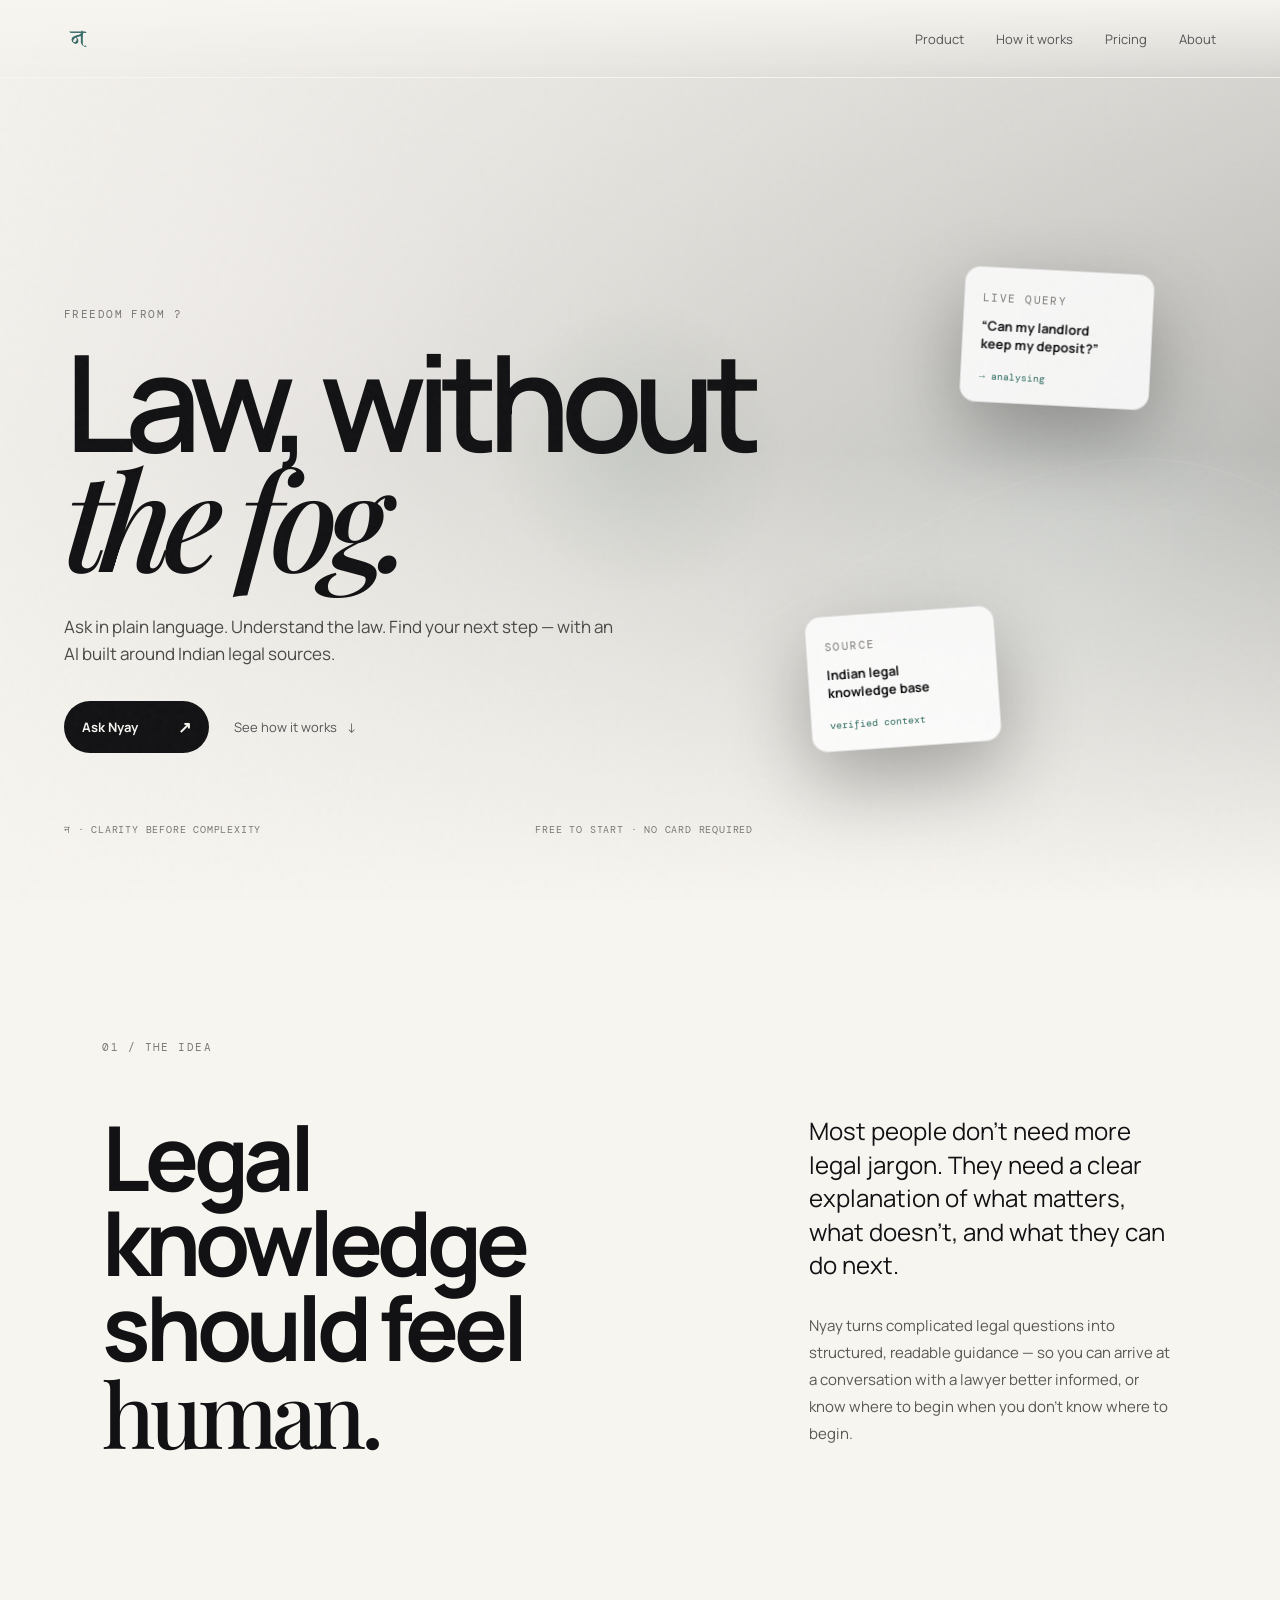
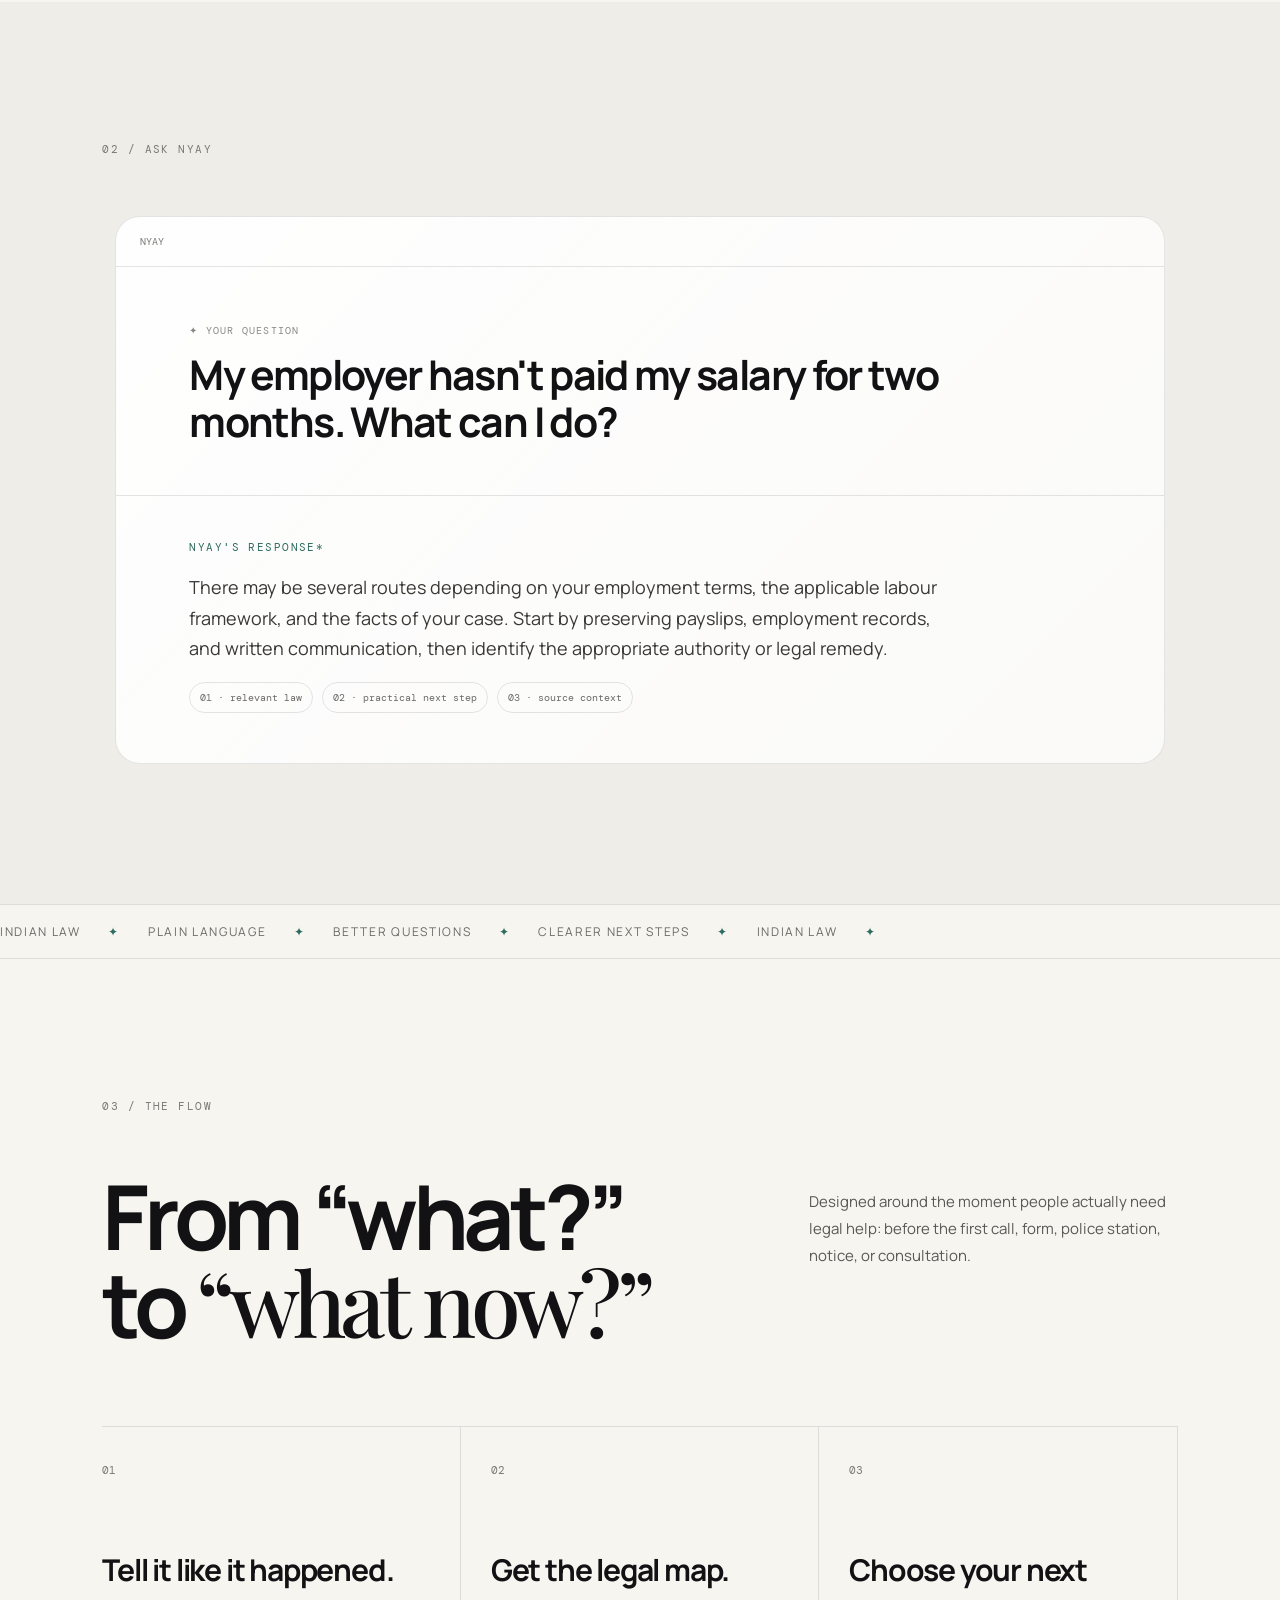
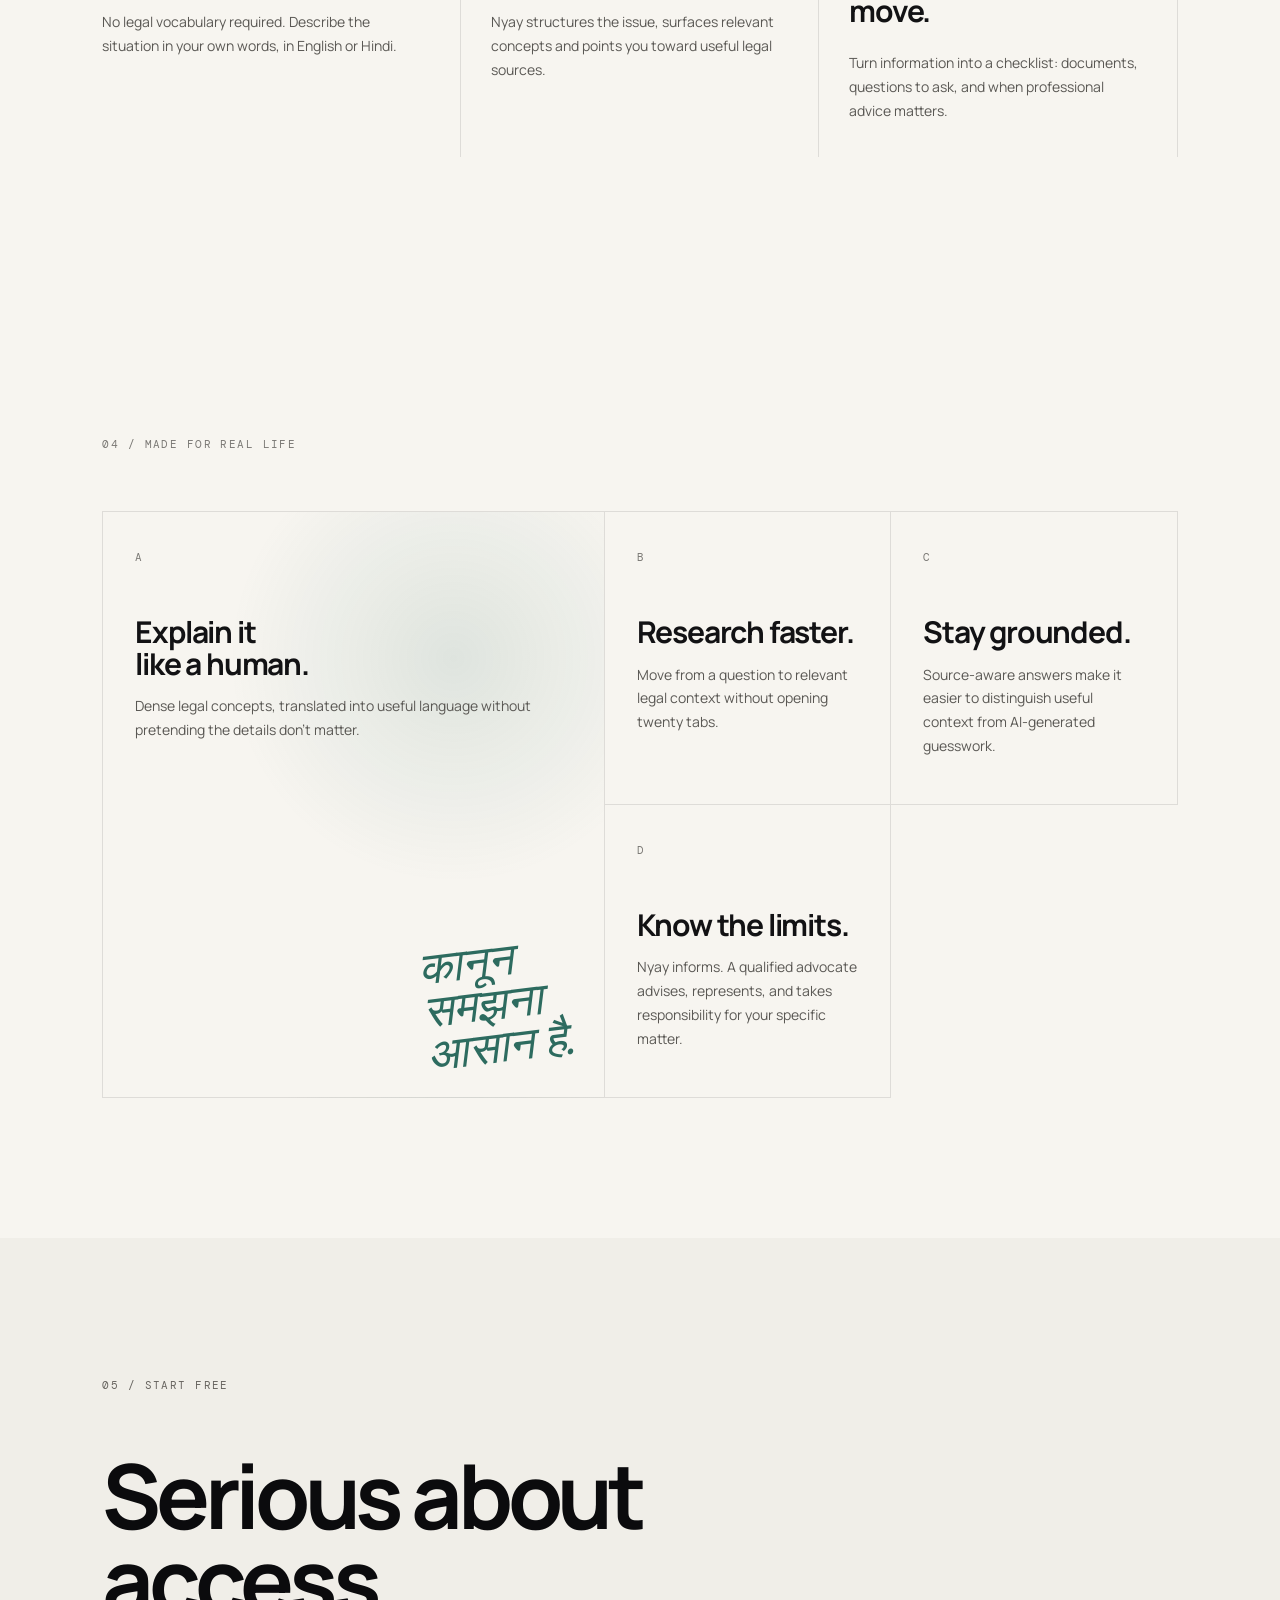
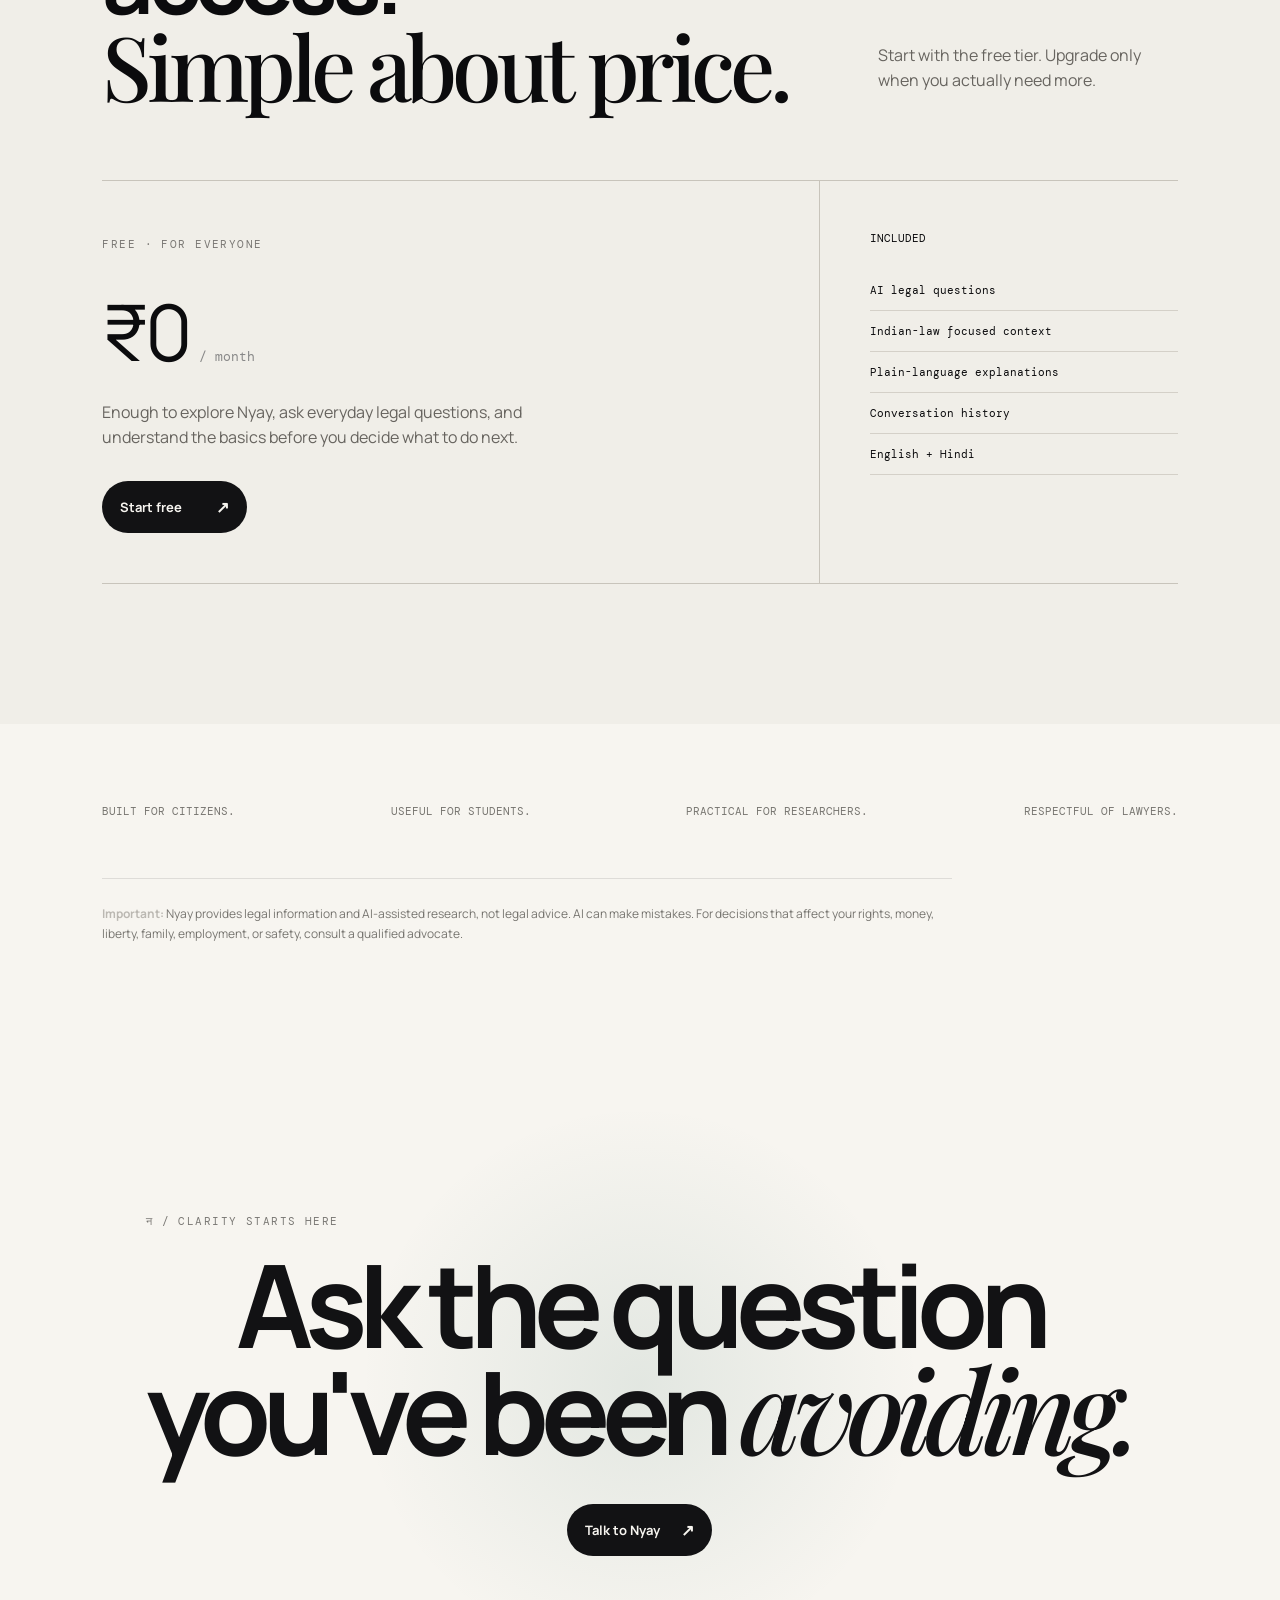
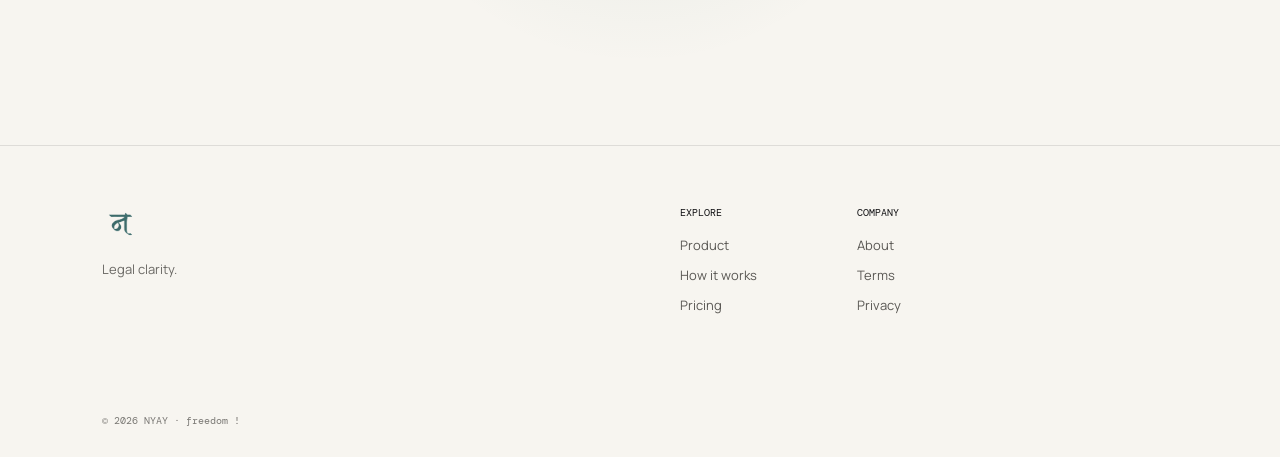
<file: index.html>
<!doctype html>
<html lang="en">
<head>
<meta charset="utf-8"><meta name="viewport" content="width=device-width,initial-scale=1">
 <meta name="google-adsense-account" content="ca-pub-1729591448619761">
<meta name="theme-color" content="#f7f5f0"><meta name="description" content="Nyay — an AI legal research and guidance companion for India.">
<title>NYAY AI</title>
<link rel="preconnect" href="https://fonts.googleapis.com"><link rel="preconnect" href="https://fonts.gstatic.com" crossorigin>
<link href="https://fonts.googleapis.com/css2?family=DM+Mono:wght@400;500&family=Manrope:wght@400;500;600;700;800&family=Playfair+Display:ital,wght@0,500;0,600;1,500&display=swap" rel="stylesheet">
<link rel="icon" type="image/png" sizes="32x32" href="assets/favicon-32.png">
<link rel="icon" type="image/png" sizes="16x16" href="assets/favicon-16.png">
<link rel="apple-touch-icon" sizes="180x180" href="assets/apple-touch-icon.png">
<link rel="icon" type="image/png" sizes="192x192" href="assets/icon-192.png">
<link rel="stylesheet" href="styles.css">
</head>
<body>
<div class="cursor-glow"></div>
<div class="noise"></div>
<header class="nav"><a class="brand" href="index.html"><span class="brand-mark"><img src="assets/logo.png" alt="न" class="brand-logo" width="32" height="32"></span><span></span></a><nav><a href="#product">Product</a><a href="#how">How it works</a><a href="#pricing">Pricing</a><a href="about.html">About</a></nav><button class="menu" aria-label="Menu">☰</button></header>
<main>
<section class="hero" id="start">
 <video class="hero-video" autoplay muted loop playsinline poster="assets/bg.svg"><source src="assets/nyay-bg.mp4" type="video/mp4"></video><div class="hero-vignette"></div>
 <div class="hero-inner">
  <div class="eyebrow"></span>freedom from ?</div>
  <h1>Law, without<br><em>the fog.</em></h1>
  <p class="hero-copy">Ask in plain language. Understand the law. Find your next step — with an AI built around Indian legal sources.</p>
  <div class="hero-actions"><a class="button button-light magnetic" href="#demo">Ask Nyay <span>↗</span></a><a class="text-link" href="#product">See how it works <span>↓</span></a></div>
  <div class="hero-foot"><span>न · clarity before complexity</span><span>Free to start · no card required</span></div>
 </div>
 <div class="orbit-card float-a"><span class="mini-label">LIVE QUERY</span><strong>“Can my landlord<br>keep my deposit?”</strong><i>→ analysing</i></div>
 <div class="orbit-card float-b"><span class="mini-label">SOURCE</span><strong>Indian legal<br>knowledge base</strong><i>verified context</i></div>
</section>

<section class="manifesto section" id="product"><div class="section-kicker">01 / THE IDEA</div><div class="manifesto-grid"><h2>Legal knowledge<br>should feel <span>human.</span></h2><div><p class="lead">Most people don't need more legal jargon. They need a clear explanation of what matters, what doesn't, and what they can do next.</p><p>Nyay turns complicated legal questions into structured, readable guidance — so you can arrive at a conversation with a lawyer better informed, or know where to begin when you don't know where to begin.</p></div></div></section>

<section class="demo section" id="demo"><div class="section-kicker">02 / ASK NYAY</div><div class="demo-shell"><div class="demo-top"><span>nyay</span></div><div class="query"><div><small> ✦ YOUR QUESTION</small><h3 id="queryText">My employer hasn't paid my salary for two months. What can I do?</h3></div></div><div class="answer"><div class="answer-tag">NYAY'S response*</div><p id="answerText">There may be several routes depending on your employment terms, the applicable labour framework, and the facts of your case. Start by preserving payslips, employment records, and written communication, then identify the appropriate authority or legal remedy.</p><div class="sources"><span>01 · relevant law</span><span>02 · practical next step</span><span>03 · source context</span></div></div></div></section>

<section class="marquee"><div>INDIAN LAW <span>✦</span> PLAIN LANGUAGE <span>✦</span> BETTER QUESTIONS <span>✦</span> CLEARER NEXT STEPS <span>✦</span> INDIAN LAW <span>✦</span></div></section>

<section class="how section" id="how"><div class="section-kicker">03 / THE FLOW</div><div class="how-head"><h2>From “what?”<br>to <span>“what now?”</span></h2><p>Designed around the moment people actually need legal help: before the first call, form, police station, notice, or consultation.</p></div><div class="steps"><article><span>01</span><h3>Tell it like it happened.</h3><p>No legal vocabulary required. Describe the situation in your own words, in English or Hindi.</p></article><article><span>02</span><h3>Get the legal map.</h3><p>Nyay structures the issue, surfaces relevant concepts and points you toward useful legal sources.</p></article><article><span>03</span><h3>Choose your next move.</h3><p>Turn information into a checklist: documents, questions to ask, and when professional advice matters.</p></article></div></section>

<section class="features section"><div class="section-kicker">04 / MADE FOR REAL LIFE</div><div class="feature-grid"><article class="feature feature-large"><div><span class="feature-no">A</span><h3>Explain it<br>like a human.</h3><p>Dense legal concepts, translated into useful language without pretending the details don't matter.</p></div><div class="scribble">कानून<br>समझना<br>आसान है.</div></article><article class="feature"><span class="feature-no">B</span><h3>Research faster.</h3><p>Move from a question to relevant legal context without opening twenty tabs.</p></article><article class="feature"><span class="feature-no">C</span><h3>Stay grounded.</h3><p>Source-aware answers make it easier to distinguish useful context from AI-generated guesswork.</p></article><article class="feature"><span class="feature-no">D</span><h3>Know the limits.</h3><p>Nyay informs. A qualified advocate advises, represents, and takes responsibility for your specific matter.</p></article></div></section>

<section class="pricing section" id="pricing"><div class="section-kicker">05 / START FREE</div><div class="pricing-head"><h2>Serious about access.<br><span>Simple about price.</span></h2><p>Start with the free tier. Upgrade only when you actually need more.</p></div><div class="price-card"><div class="price-main"><span class="plan">FREE · FOR EVERYONE</span><div class="price">₹0 <small>/ month</small></div><p>Enough to explore Nyay, ask everyday legal questions, and understand the basics before you decide what to do next.</p><a class="button button-light magnetic" href="#demo">Start free <span>↗</span></a></div><div class="included"><div>INCLUDED</div><ul><li>AI legal questions</li><li>Indian-law focused context</li><li>Plain-language explanations</li><li>Conversation history</li><li>English + Hindi</li></ul></div></div></section>

<section class="trust section"><div class="trust-line"><span>Built for citizens.</span><span>Useful for students.</span><span>Practical for researchers.</span><span>Respectful of lawyers.</span></div><div class="disclaimer"><strong>Important:</strong> Nyay provides legal information and AI-assisted research, not legal advice. AI can make mistakes. For decisions that affect your rights, money, liberty, family, employment, or safety, consult a qualified advocate.</div></section>

<section class="final section"><div class="final-inner"><span class="eyebrow">न / clarity starts here</span><h2>Ask the question<br>you've been <em>avoiding.</em></h2><a class="button button-light magnetic" href="#demo">Talk to Nyay <span>↗</span></a></div></section>
</main>
<footer><div class="footer-brand"><span class="brand-mark"><img src="assets/logo.png" alt="न" class="brand-logo" width="32" height="32"></span><p>Legal clarity.</p></div><div class="footer-links"><div><b>Explore</b><a href="#product">Product</a><a href="#how">How it works</a><a href="#pricing">Pricing</a></div><div><b>Company</b><a href="about.html">About</a><a href="terms.html">Terms</a><a href="privacy.html">Privacy</a></div></div><div class="copyright">© 2026 NYAY · freedom ! </div></footer>
<script src="app.js"></script>
</body></html>
</file>
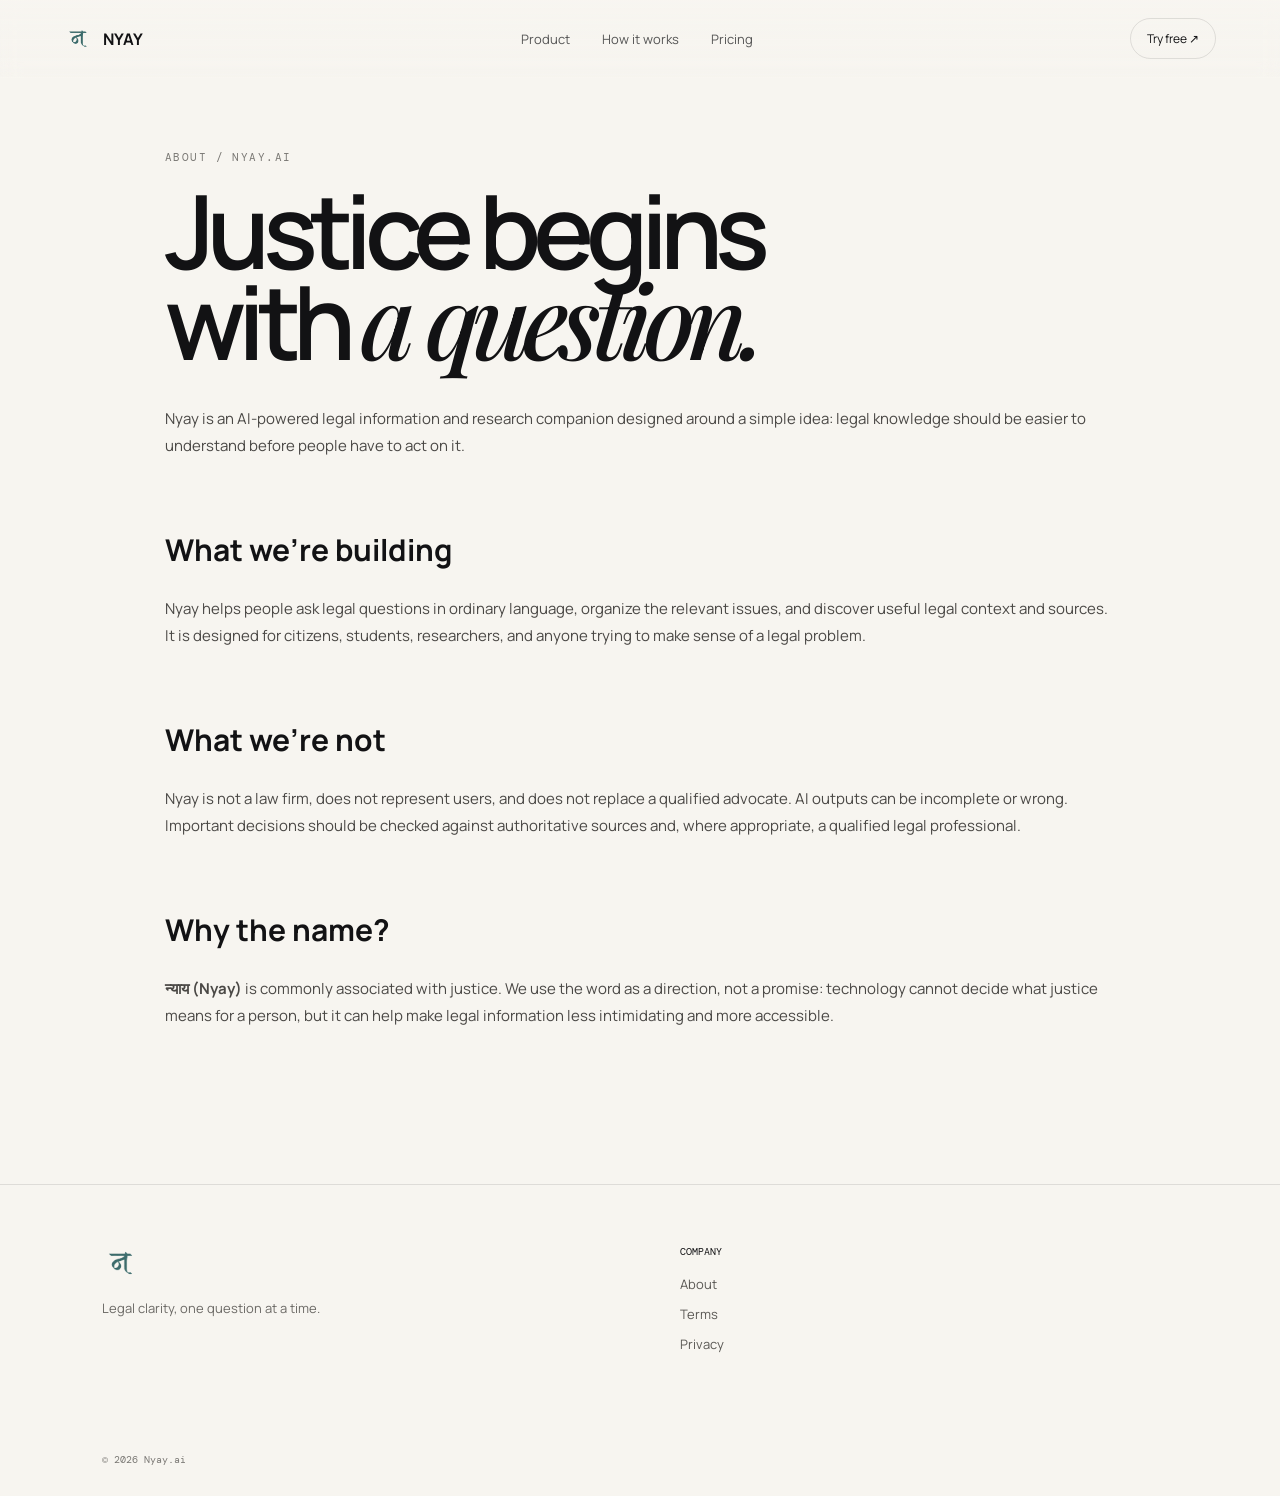
<file: about.html>
<!doctype html><html lang="en"><head><meta charset="utf-8"><meta name="viewport" content="width=device-width,initial-scale=1"><title>About — Nyay</title><link rel="icon" type="image/png" sizes="32x32" href="assets/favicon-32.png">
<link rel="icon" type="image/png" sizes="16x16" href="assets/favicon-16.png">
<link rel="apple-touch-icon" sizes="180x180" href="assets/apple-touch-icon.png">
<link rel="icon" type="image/png" sizes="192x192" href="assets/icon-192.png">
<link rel="preconnect" href="https://fonts.googleapis.com"><link rel="preconnect" href="https://fonts.gstatic.com" crossorigin>
<link href="https://fonts.googleapis.com/css2?family=DM+Mono:wght@400;500&family=Manrope:wght@400;500;600;700;800&family=Playfair+Display:ital,wght@0,500;0,600;1,500&display=swap" rel="stylesheet">
<link rel="stylesheet" href="styles.css"></head><body><header class="nav"><a class="brand" href="index.html"><span class="brand-mark"><img src="assets/logo.png" alt="न" class="brand-logo" width="32" height="32"></span><span>NYAY</span></a><nav><a href="index.html#product">Product</a><a href="index.html#how">How it works</a><a href="index.html#pricing">Pricing</a></nav><a class="nav-cta" href="index.html#demo">Try free ↗</a></header><main class="page section"><div class="page-inner"><div class="eyebrow">ABOUT / NYAY.AI</div><h1>Justice begins<br>with <em>a question.</em></h1><p class="lead">Nyay is an AI-powered legal information and research companion designed around a simple idea: legal knowledge should be easier to understand before people have to act on it.</p><h2>What we're building</h2><p>Nyay helps people ask legal questions in ordinary language, organize the relevant issues, and discover useful legal context and sources. It is designed for citizens, students, researchers, and anyone trying to make sense of a legal problem.</p><h2>What we're not</h2><p>Nyay is not a law firm, does not represent users, and does not replace a qualified advocate. AI outputs can be incomplete or wrong. Important decisions should be checked against authoritative sources and, where appropriate, a qualified legal professional.</p><h2>Why the name?</h2><p><strong>न्याय (Nyay)</strong> is commonly associated with justice. We use the word as a direction, not a promise: technology cannot decide what justice means for a person, but it can help make legal information less intimidating and more accessible.</p></div></main><footer><div class="footer-brand"><span class="brand-mark"><img src="assets/logo.png" alt="न" class="brand-logo" width="32" height="32"></span><p>Legal clarity, one question at a time.</p></div><div class="footer-links"><div><b>Company</b><a href="about.html">About</a><a href="terms.html">Terms</a><a href="privacy.html">Privacy</a></div></div><div class="copyright">© 2026 Nyay.ai</div></footer></body></html>
</file>
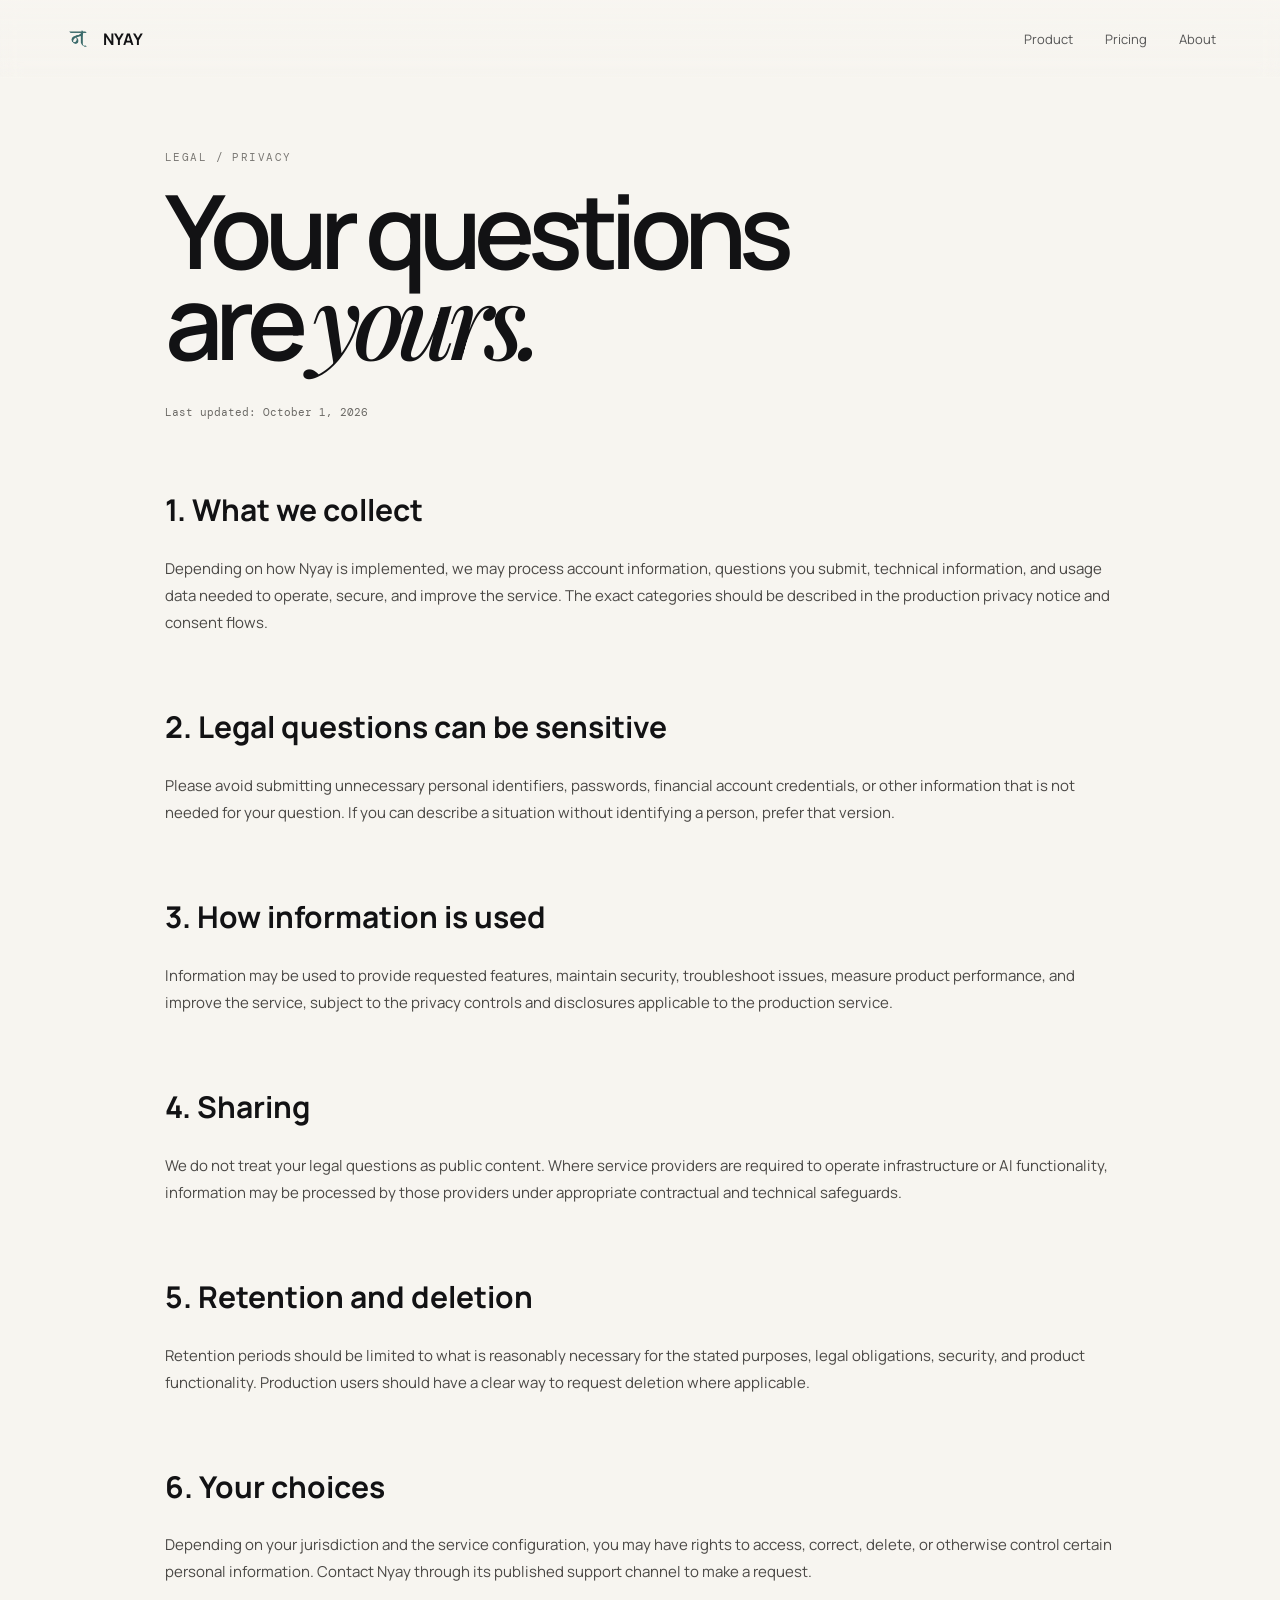
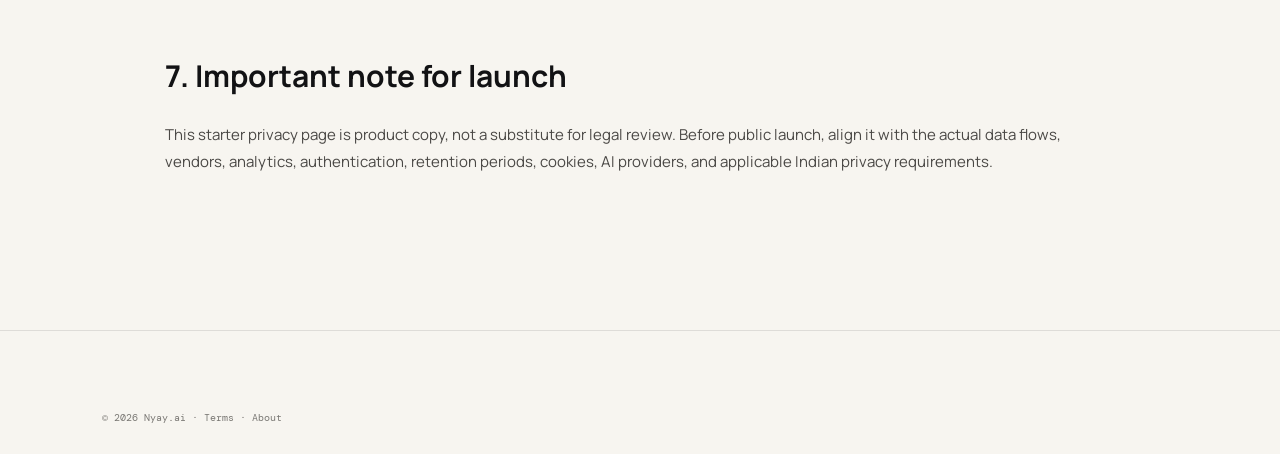
<file: privacy.html>
<!doctype html><html lang="en"><head><meta charset="utf-8"><meta name="viewport" content="width=device-width,initial-scale=1"><title>Privacy — Nyay</title><link rel="icon" type="image/png" sizes="32x32" href="assets/favicon-32.png">
<link rel="icon" type="image/png" sizes="16x16" href="assets/favicon-16.png">
<link rel="apple-touch-icon" sizes="180x180" href="assets/apple-touch-icon.png">
<link rel="icon" type="image/png" sizes="192x192" href="assets/icon-192.png">
<link rel="preconnect" href="https://fonts.googleapis.com"><link rel="preconnect" href="https://fonts.gstatic.com" crossorigin>
<link href="https://fonts.googleapis.com/css2?family=DM+Mono:wght@400;500&family=Manrope:wght@400;500;600;700;800&family=Playfair+Display:ital,wght@0,500;0,600;1,500&display=swap" rel="stylesheet">
<link rel="stylesheet" href="styles.css"></head><body><header class="nav"><a class="brand" href="index.html"><span class="brand-mark"><img src="assets/logo.png" alt="न" class="brand-logo" width="32" height="32"></span><span>NYAY</span></a><nav><a href="index.html#product">Product</a><a href="index.html#pricing">Pricing</a><a href="about.html">About</a></nav></header><main class="page section"><div class="page-inner"><div class="eyebrow">LEGAL / PRIVACY</div><h1>Your questions<br>are <em>yours.</em></h1><div class="meta">Last updated: October 1, 2026</div><h2>1. What we collect</h2><p>Depending on how Nyay is implemented, we may process account information, questions you submit, technical information, and usage data needed to operate, secure, and improve the service. The exact categories should be described in the production privacy notice and consent flows.</p><h2>2. Legal questions can be sensitive</h2><p>Please avoid submitting unnecessary personal identifiers, passwords, financial account credentials, or other information that is not needed for your question. If you can describe a situation without identifying a person, prefer that version.</p><h2>3. How information is used</h2><p>Information may be used to provide requested features, maintain security, troubleshoot issues, measure product performance, and improve the service, subject to the privacy controls and disclosures applicable to the production service.</p><h2>4. Sharing</h2><p>We do not treat your legal questions as public content. Where service providers are required to operate infrastructure or AI functionality, information may be processed by those providers under appropriate contractual and technical safeguards.</p><h2>5. Retention and deletion</h2><p>Retention periods should be limited to what is reasonably necessary for the stated purposes, legal obligations, security, and product functionality. Production users should have a clear way to request deletion where applicable.</p><h2>6. Your choices</h2><p>Depending on your jurisdiction and the service configuration, you may have rights to access, correct, delete, or otherwise control certain personal information. Contact Nyay through its published support channel to make a request.</p><h2>7. Important note for launch</h2><p>This starter privacy page is product copy, not a substitute for legal review. Before public launch, align it with the actual data flows, vendors, analytics, authentication, retention periods, cookies, AI providers, and applicable Indian privacy requirements.</p></div></main><footer><div class="copyright">© 2026 Nyay.ai · <a href="terms.html">Terms</a> · <a href="about.html">About</a></div></footer></body></html>
</file>
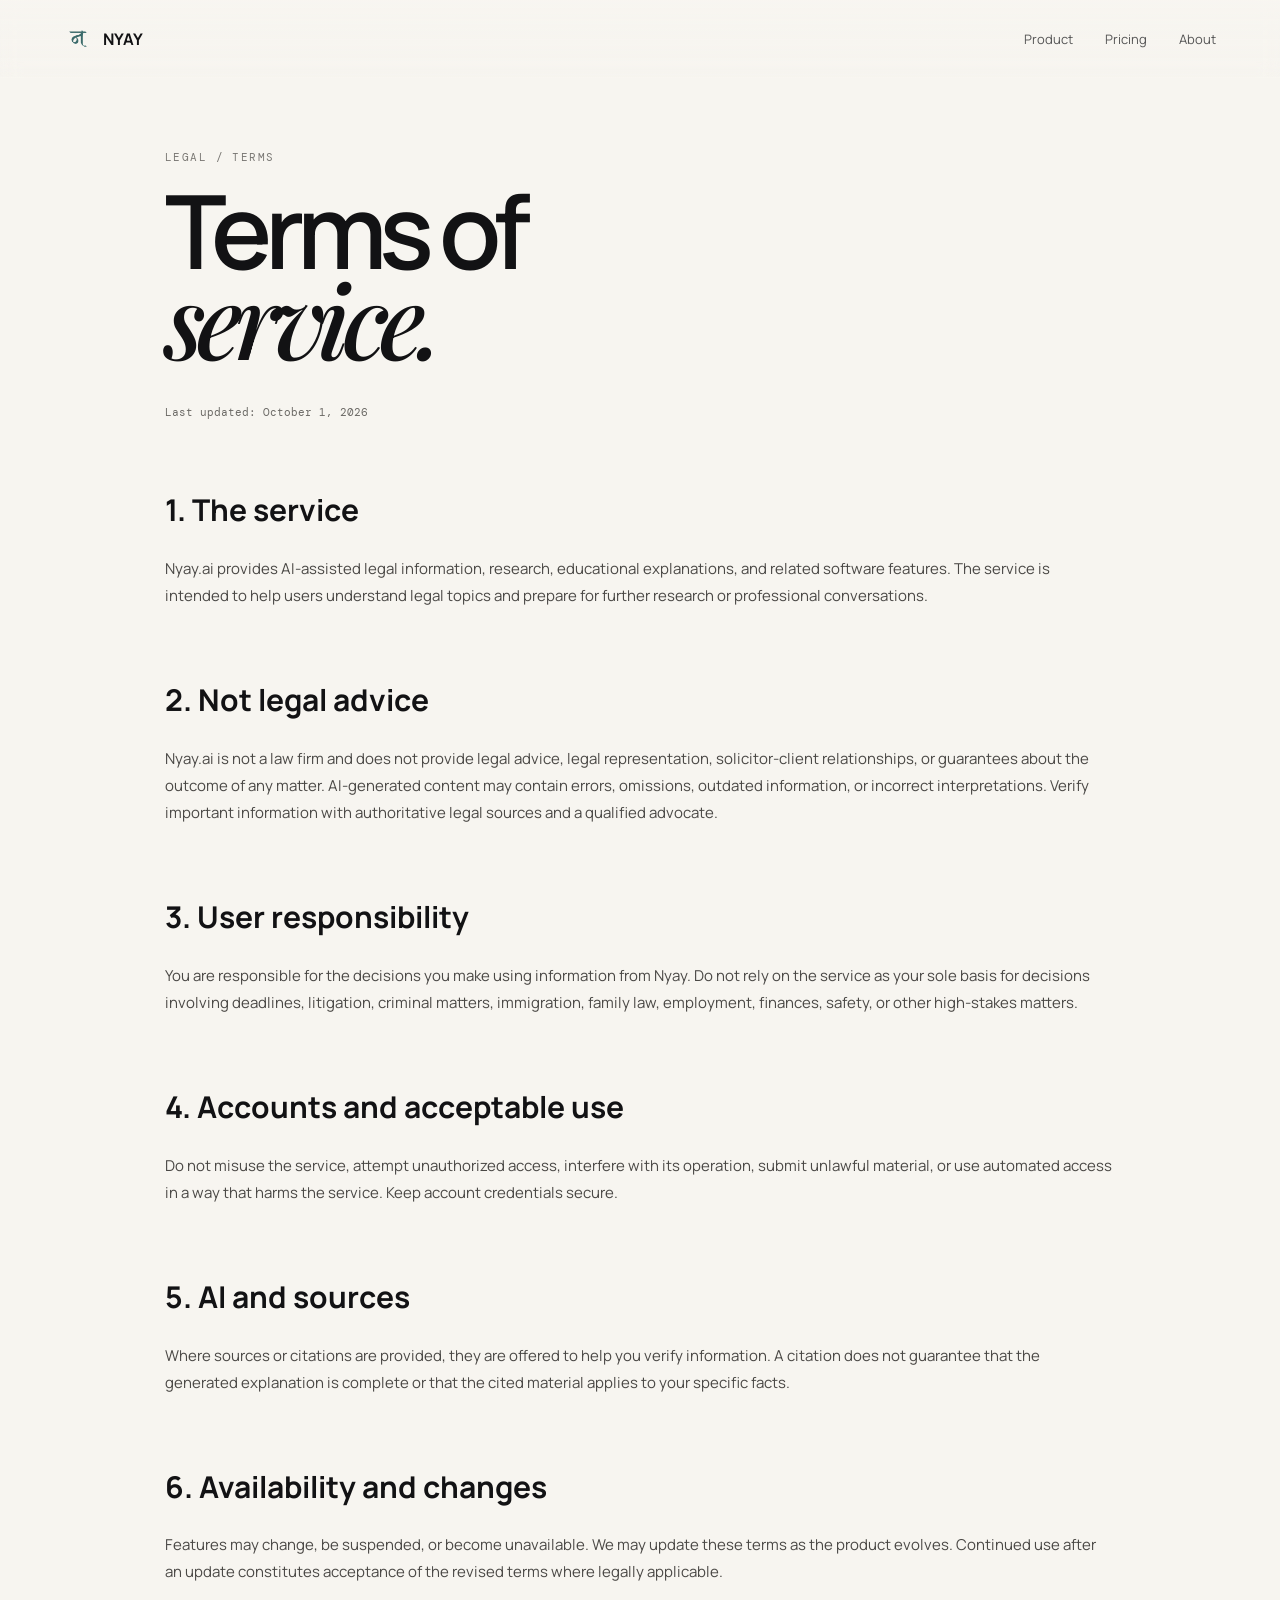
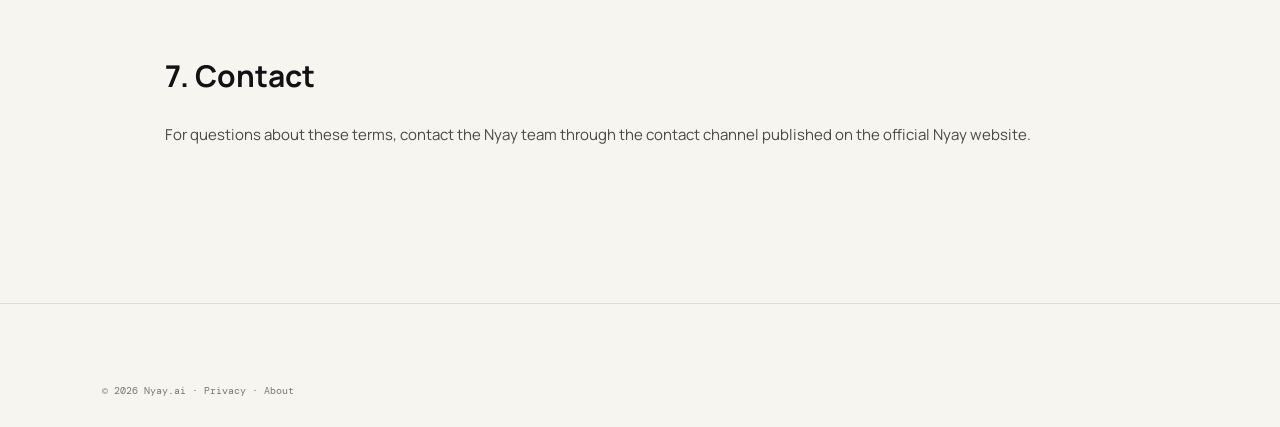
<file: terms.html>
<!doctype html><html lang="en"><head><meta charset="utf-8"><meta name="viewport" content="width=device-width,initial-scale=1"><title>Terms — Nyay</title><link rel="icon" type="image/png" sizes="32x32" href="assets/favicon-32.png">
<link rel="icon" type="image/png" sizes="16x16" href="assets/favicon-16.png">
<link rel="apple-touch-icon" sizes="180x180" href="assets/apple-touch-icon.png">
<link rel="icon" type="image/png" sizes="192x192" href="assets/icon-192.png">
<link rel="preconnect" href="https://fonts.googleapis.com"><link rel="preconnect" href="https://fonts.gstatic.com" crossorigin>
<link href="https://fonts.googleapis.com/css2?family=DM+Mono:wght@400;500&family=Manrope:wght@400;500;600;700;800&family=Playfair+Display:ital,wght@0,500;0,600;1,500&display=swap" rel="stylesheet">
<link rel="stylesheet" href="styles.css"></head><body><header class="nav"><a class="brand" href="index.html"><span class="brand-mark"><img src="assets/logo.png" alt="न" class="brand-logo" width="32" height="32"></span><span>NYAY</span></a><nav><a href="index.html#product">Product</a><a href="index.html#pricing">Pricing</a><a href="about.html">About</a></nav></header><main class="page section"><div class="page-inner"><div class="eyebrow">LEGAL / TERMS</div><h1>Terms of<br><em>service.</em></h1><div class="meta">Last updated: October 1, 2026</div><h2>1. The service</h2><p>Nyay.ai provides AI-assisted legal information, research, educational explanations, and related software features. The service is intended to help users understand legal topics and prepare for further research or professional conversations.</p><h2>2. Not legal advice</h2><p>Nyay.ai is not a law firm and does not provide legal advice, legal representation, solicitor-client relationships, or guarantees about the outcome of any matter. AI-generated content may contain errors, omissions, outdated information, or incorrect interpretations. Verify important information with authoritative legal sources and a qualified advocate.</p><h2>3. User responsibility</h2><p>You are responsible for the decisions you make using information from Nyay. Do not rely on the service as your sole basis for decisions involving deadlines, litigation, criminal matters, immigration, family law, employment, finances, safety, or other high-stakes matters.</p><h2>4. Accounts and acceptable use</h2><p>Do not misuse the service, attempt unauthorized access, interfere with its operation, submit unlawful material, or use automated access in a way that harms the service. Keep account credentials secure.</p><h2>5. AI and sources</h2><p>Where sources or citations are provided, they are offered to help you verify information. A citation does not guarantee that the generated explanation is complete or that the cited material applies to your specific facts.</p><h2>6. Availability and changes</h2><p>Features may change, be suspended, or become unavailable. We may update these terms as the product evolves. Continued use after an update constitutes acceptance of the revised terms where legally applicable.</p><h2>7. Contact</h2><p>For questions about these terms, contact the Nyay team through the contact channel published on the official Nyay website.</p></div></main><footer><div class="copyright">© 2026 Nyay.ai · <a href="privacy.html">Privacy</a> · <a href="about.html">About</a></div></footer></body></html>
</file>
<file: styles.css>
:root{--bg:#f7f5f0;--fg:#121214;--muted:#6b6965;--line:rgba(0,0,0,.1);--accent:#2d6b5f;--purple:#5a45d1;--serif:'Playfair Display',serif;--sans:'Manrope',sans-serif;--mono:'DM Mono',monospace}*{box-sizing:border-box}html{scroll-behavior:smooth}body{margin:0;background:var(--bg);color:var(--fg);font-family:var(--sans);overflow-x:hidden}a{color:inherit;text-decoration:none}.noise{position:fixed;inset:0;pointer-events:none;z-index:20;opacity:.035;background-image:url("data:image/svg+xml,%3Csvg viewBox='0 0 180 180' xmlns='http://www.w3.org/2000/svg'%3E%3Cfilter id='n'%3E%3CfeTurbulence type='fractalNoise' baseFrequency='.85' numOctaves='4' stitchTiles='stitch'/%3E%3C/filter%3E%3Crect width='100%25' height='100%25' filter='url(%23n)' opacity='.8'/%3E%3C/svg%3E")}.cursor-glow{position:fixed;width:320px;height:320px;border-radius:50%;background:radial-gradient(circle,rgba(45,107,95,.1),transparent 65%);pointer-events:none;z-index:2;transform:translate(-50%,-50%);mix-blend-mode:multiply}.nav{position:fixed;z-index:30;top:0;left:0;right:0;height:78px;padding:0 5vw;display:flex;align-items:center;justify-content:space-between;border-bottom:1px solid transparent;background:linear-gradient(rgba(247,245,240,.92),transparent);backdrop-filter:blur(10px)}.brand{display:flex;align-items:center;gap:11px;font-weight:700}.brand-mark{font-family:var(--serif);font-size:22px;display:inline-flex;align-items:center;gap:8px}
.brand-mark img{height:28px;width:auto;display:block}
.brand-logo{height:32px;width:auto;display:block;object-fit:contain}
.footer-brand .brand-mark img,.footer-brand .brand-logo{height:36px}
.nav nav{display:flex;gap:32px;color:#555;font-size:13px}.nav nav a:hover{color:#000}.nav-cta{border:1px solid var(--line);border-radius:999px;padding:11px 16px;font-size:12px}.menu{display:none;background:none;color:#121214;border:0}.hero{min-height:100svh;position:relative;display:flex;align-items:flex-end;overflow:hidden;padding:0 5vw 5vw}.hero-video{position:absolute;inset:0;width:100%;height:100%;object-fit:cover;opacity:.4;filter:saturate(.55) contrast(1.05) brightness(1.15)}.hero-vignette{position:absolute;inset:0;background:linear-gradient(90deg,rgba(247,245,240,.94) 0%,rgba(247,245,240,.75) 40%,rgba(247,245,240,.4)),linear-gradient(0deg,#f7f5f0 0%,transparent 50%,rgba(247,245,240,.55) 100%)}.hero-inner{position:relative;z-index:3;max-width:850px;padding-top:150px}.eyebrow,.section-kicker,.mini-label,.feature-no,.plan,.answer-tag{font:11px var(--mono);letter-spacing:.13em;text-transform:uppercase;color:#7a7874}.eyebrow{display:flex;gap:9px;align-items:center;margin-bottom:22px}.pulse{width:7px;height:7px;background:var(--accent);border-radius:50%;box-shadow:0 0 18px var(--accent)}h1{font-size:clamp(72px,10.5vw,165px);line-height:.86;letter-spacing:-.075em;margin:0;font-weight:600}h1 em,h2 span{font-family:var(--serif);font-weight:500}h1 em{font-weight:500}.hero-copy{max-width:560px;font-size:17px;line-height:1.6;color:#4a4845;margin:34px 0}.hero-actions{display:flex;align-items:center;gap:25px}.button{display:inline-flex;gap:20px;align-items:center;justify-content:space-between;padding:15px 18px;border-radius:999px;font-size:13px;font-weight:700;min-width:145px}.button-light{background:#121214;color:#f7f5f0}.button span{font-size:16px}.text-link{font-size:13px;color:#555}.text-link span{margin-left:7px}.hero-foot{display:flex;justify-content:space-between;max-width:800px;margin-top:70px;color:#7a7874;font:10px var(--mono);text-transform:uppercase;letter-spacing:.08em}.orbit-card{position:absolute;z-index:4;padding:17px 18px;width:190px;background:rgba(255,255,255,.82);border:1px solid rgba(0,0,0,.1);backdrop-filter:blur(14px);border-radius:16px;box-shadow:0 30px 80px rgba(0,0,0,.3)}.orbit-card strong{display:block;font-size:13px;line-height:1.4;margin:10px 0}.orbit-card i{font:10px var(--mono);color:var(--accent);font-style:normal}.float-a{right:10%;top:30%;transform:rotate(3deg)}.float-b{right:22%;bottom:17%;transform:rotate(-4deg)}.section{padding:140px 8vw;position:relative}.section-kicker{margin-bottom:60px}.manifesto-grid,.how-head{display:grid;grid-template-columns:1.1fr .7fr;gap:10vw}.manifesto h2,.how h2,.pricing h2{font-size:clamp(48px,7vw,100px);line-height:.95;letter-spacing:-.06em;margin:0}.lead{font-size:24px;line-height:1.4;margin:0 0 30px}.manifesto p:not(.lead),.how-head p{color:#5a5854;line-height:1.8;font-size:15px}.demo{background:#efede8}.demo-shell{border:1px solid var(--line);border-radius:25px;overflow:hidden;max-width:1050px;margin:auto;background:linear-gradient(135deg,rgba(255,255,255,.95),rgba(255,255,255,.7))}.demo-top,.demo-bottom{padding:18px 24px;display:flex;justify-content:space-between;align-items:center;border-bottom:1px solid var(--line);font:10px var(--mono);text-transform:uppercase;color:#7a7874}.status{color:#7a7874}.status b{display:inline-block;width:6px;height:6px;background:var(--accent);border-radius:50%;margin-right:7px}.query{display:flex;gap:20px;padding:50px 7%;border-bottom:1px solid var(--line)}.q-mark{width:38px;height:38px;border:1px solid var(--line);border-radius:50%;display:grid;place-items:center;font:12px var(--mono)}small{font:10px var(--mono);color:#888;letter-spacing:.12em}.query h3{font-size:clamp(24px,3.2vw,43px);line-height:1.15;letter-spacing:-.04em;margin:12px 0 0;max-width:770px}.answer{padding:44px 7% 50px}.answer-tag{color:var(--accent)}.answer p{font-size:18px;line-height:1.7;max-width:760px;color:#3a3835}.sources{display:flex;gap:9px;flex-wrap:wrap}.sources span{border:1px solid var(--line);border-radius:99px;padding:8px 10px;font:10px var(--mono);color:#6b6965}.demo-bottom{border-top:1px solid var(--line);border-bottom:0}.demo-bottom button{background:none;border:0;color:#121214;font:10px var(--mono);cursor:pointer}.marquee{overflow:hidden;border-block:1px solid var(--line);padding:18px 0;white-space:nowrap;font-size:12px;letter-spacing:.14em;color:#6b6965}.marquee div{width:max-content;animation:marquee 25s linear infinite}.marquee span{margin:0 24px;color:var(--accent)}@keyframes marquee{to{transform:translateX(-50%)}}.steps{display:grid;grid-template-columns:repeat(3,1fr);margin-top:80px;border-top:1px solid var(--line)}.steps article{padding:30px 30px 20px 0;border-right:1px solid var(--line);min-height:330px}.steps article:not(:first-child){padding-left:30px}.steps span{font:11px var(--mono);color:#7a7874}.steps h3{font-size:30px;letter-spacing:-.04em;margin:70px 0 20px}.steps p,.feature p{color:#5a5854;line-height:1.7;font-size:14px}.feature-grid{display:grid;grid-template-columns:1.4fr .8fr .8fr;grid-template-rows:auto auto;border-top:1px solid var(--line);border-left:1px solid var(--line)}.feature{padding:32px;border-right:1px solid var(--line);border-bottom:1px solid var(--line);min-height:260px}.feature-large{grid-row:span 2;min-height:520px;display:flex;flex-direction:column;justify-content:space-between;background:radial-gradient(circle at 70% 25%,rgba(45,107,95,.12),transparent 40%)}.feature h3{font-size:30px;line-height:1.05;letter-spacing:-.04em;margin:50px 0 15px}.scribble{font:italic 45px var(--serif);line-height:.95;align-self:flex-end;transform:rotate(-7deg);color:#2d6b5f}.pricing{background:#f0eee8;color:#0b0b0d}.pricing .section-kicker,.pricing p{color:#67645f}.pricing-head{display:flex;justify-content:space-between;align-items:end;gap:40px;margin-bottom:70px}.pricing-head p{max-width:300px;line-height:1.6}.price-card{display:grid;grid-template-columns:1fr .5fr;border-top:1px solid #c8c4bb;border-bottom:1px solid #c8c4bb}.price-main{padding:50px 0}.price{font-size:78px;letter-spacing:-.06em;margin:25px 0 10px}.price small{font:13px var(--mono);letter-spacing:0}.price-main p{max-width:500px;line-height:1.6;margin-bottom:30px}.included{border-left:1px solid #c8c4bb;padding:50px 0 50px 50px;font:11px var(--mono)}.included ul{list-style:none;padding:25px 0 0;margin:0}.included li{padding:13px 0;border-bottom:1px solid #d4d0c8}.trust{padding-top:80px;padding-bottom:80px}.trust-line{display:flex;justify-content:space-between;gap:25px;font:11px var(--mono);text-transform:uppercase;color:#777570}.disclaimer{border-top:1px solid var(--line);margin-top:60px;padding-top:25px;color:#777570;font-size:12px;line-height:1.7;max-width:850px}.disclaimer strong{color:#bbb8b2}.final{min-height:80vh;display:grid;place-items:center;text-align:center;background:radial-gradient(circle at center,rgba(45,107,95,.1),transparent 38%)}.final h2{font-size:clamp(60px,9vw,130px);line-height:.9;letter-spacing:-.07em;margin:25px 0 40px}.final h2 em{font-family:var(--serif);font-weight:500}footer{border-top:1px solid var(--line);padding:60px 8vw 30px;display:grid;grid-template-columns:1fr 1fr;gap:80px}.footer-brand p{color:#6b6965;font-size:13px}.footer-links{display:flex;gap:100px}.footer-links div{display:flex;flex-direction:column;gap:12px;font-size:13px;color:#5a5854}.footer-links b{color:#121214;font:10px var(--mono);text-transform:uppercase;margin-bottom:5px}.copyright{grid-column:1/-1;color:#7a7874;font:10px var(--mono);margin-top:20px}.page{padding-top:150px}.page-inner{max-width:950px;margin:auto}.page h1{font-size:clamp(58px,8vw,120px);margin-bottom:40px}.page h2{font-size:30px;margin-top:70px}.page p,.page li{color:#4a4845;line-height:1.8;font-size:15px}.page .meta{font:11px var(--mono);color:#6b6965;margin-bottom:70px}.page a{text-decoration:underline}.reveal{opacity:0;transform:translateY(40px) skewY(2deg);transition:opacity .9s ease,transform 1s cubic-bezier(.2,.8,.2,1)}.reveal.on{opacity:1;transform:none}@media(max-width:800px){.nav{height:65px;padding:0 20px}.nav nav,.nav-cta{display:none}.menu{display:block}.hero{padding:0 22px 30px}.hero-inner{padding-top:120px}.hero-copy{font-size:15px}.hero-foot{margin-top:45px;display:block;line-height:2}.hero-foot span+span{display:block}.orbit-card{display:none}.section{padding:95px 22px}.manifesto-grid,.how-head{grid-template-columns:1fr;gap:45px}.section-kicker{margin-bottom:35px}.steps{grid-template-columns:1fr}.steps article,.steps article:not(:first-child){padding:28px 0;border-right:0;min-height:auto}.steps h3{margin:35px 0 12px}.feature-grid{grid-template-columns:1fr}.feature-large{grid-row:auto;min-height:400px}.pricing-head{display:block}.price-card{grid-template-columns:1fr}.included{border-left:0;border-top:1px solid #c8c4bb;padding-left:0}.price{font-size:62px}.trust-line{display:grid;grid-template-columns:1fr 1fr;line-height:1.7}.final{min-height:70vh}.final h2{font-size:65px}footer{grid-template-columns:1fr;gap:40px;padding:50px 22px 25px}.footer-links{gap:70px}.copyright{grid-column:auto}}
@media(prefers-reduced-motion:reduce){html{scroll-behavior:auto}.marquee div{animation:none}.reveal{transition:none}.cursor-glow{display:none}.hero-video{display:none}.hero{background:url('assets/bg.svg') center/cover}}

@media(max-width:800px){
.nav nav.open,.nav-cta.open{display:flex;position:absolute;top:65px;left:0;right:0;background:rgba(247,245,240,.97);backdrop-filter:blur(12px);flex-direction:column;padding:20px;gap:16px;border-bottom:1px solid var(--line);z-index:40}
.nav-cta.open{top:auto;margin:0 20px 20px;text-align:center;justify-content:center}
}
</file>
